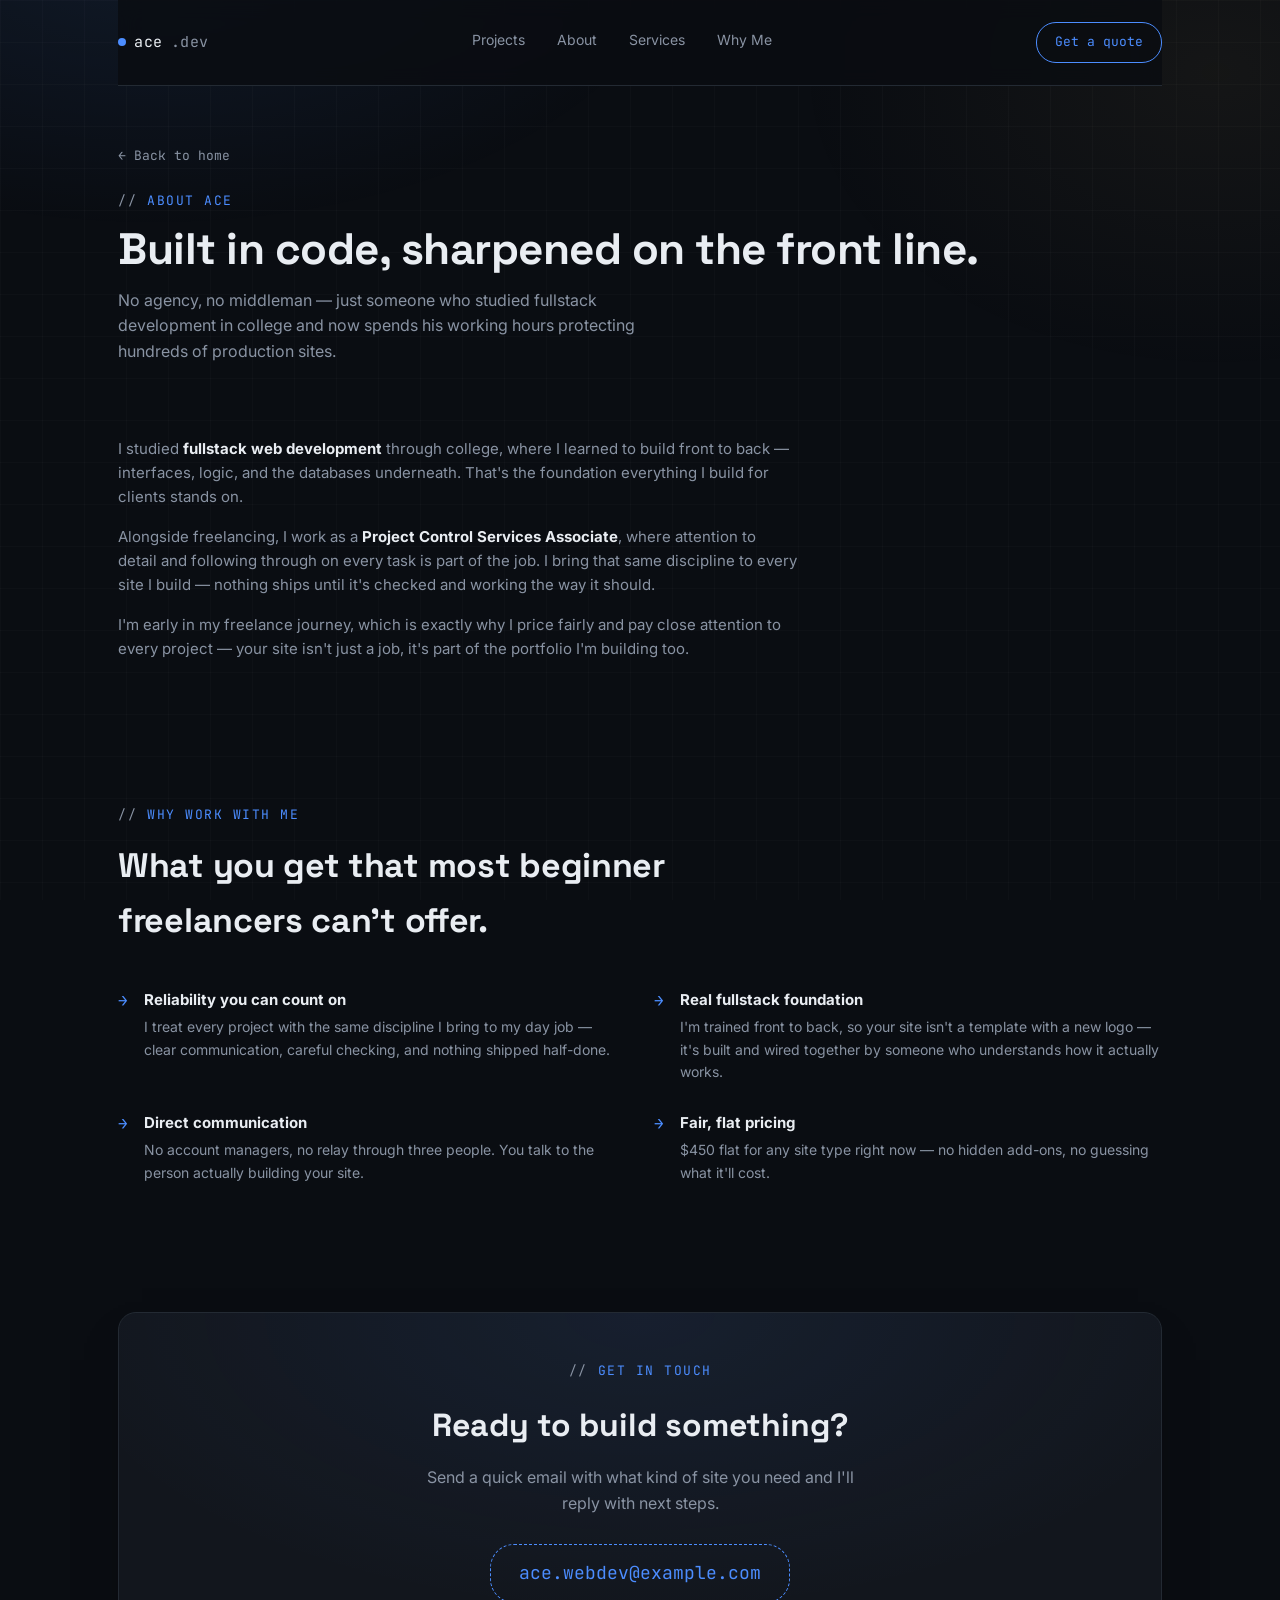
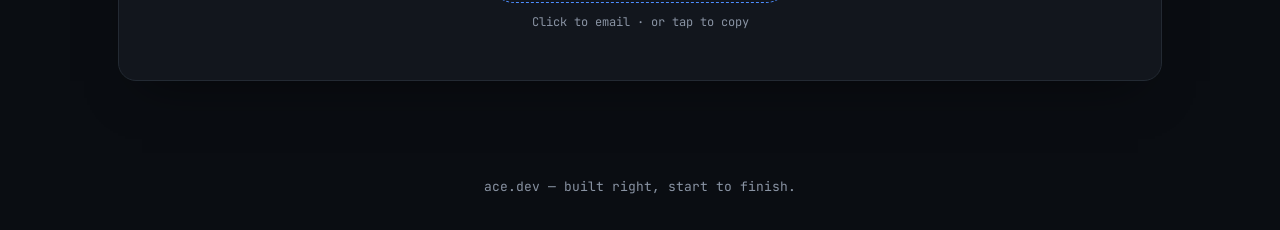
<file: about.html>
<!DOCTYPE html>
<html lang="en">
<head>
<meta charset="UTF-8">
<meta name="viewport" content="width=device-width, initial-scale=1.0">
<title>About — Ace</title>
<link rel="preconnect" href="https://fonts.googleapis.com">
<link href="https://fonts.googleapis.com/css2?family=Space+Grotesk:wght@400;500;700&family=JetBrains+Mono:wght@400;500&family=Inter:wght@400;500;600&display=swap" rel="stylesheet">
<link rel="stylesheet" href="style.css">
</head>
<body>

<div class="wrap">
  <nav>
    <a href="index.html" class="logo"><span class="dot"></span>ace<span style="color:var(--muted)">.dev</span></a>
    <div class="navlinks">
      <a href="projects.html">Projects</a>
      <a href="about.html">About</a>
      <a href="index.html#services">Services</a>
      <a href="index.html#why">Why Me</a>
    </div>
    <a href="index.html#contact" class="nav-cta">Get a quote</a>
  </nav>

  <div class="page-header">
    <a href="index.html" class="back-link">← Back to home</a>
    <div class="eyebrow">About Ace</div>
    <h1>Built in code, sharpened on the front line.</h1>
    <p>No agency, no middleman — just someone who studied fullstack development in college and now spends his working hours protecting hundreds of production sites.</p>
  </div>

  <section style="border-bottom:none;">
    <div class="about-grid reveal" style="grid-template-columns:1fr; max-width:680px;">
      <div class="about-text">
        <p>I studied <strong>fullstack web development</strong> through college, where I learned to build front to back — interfaces, logic, and the databases underneath. That's the foundation everything I build for clients stands on.</p>
        <p>Alongside freelancing, I work as a <strong>Project Control Services Associate</strong>, where attention to detail and following through on every task is part of the job. I bring that same discipline to every site I build — nothing ships until it's checked and working the way it should.</p>
        <p>I'm early in my freelance journey, which is exactly why I price fairly and pay close attention to every project — your site isn't just a job, it's part of the portfolio I'm building too.</p>
      </div>
    </div>
  </section>

  <section id="why" style="border-bottom:none;">
    <div class="section-head">
      <div class="eyebrow">Why work with me</div>
      <h2>What you get that most beginner freelancers can't offer.</h2>
    </div>
    <div class="why-grid reveal-stagger">
      <div class="why-item">
        <div class="mark">→</div>
        <div><h4>Reliability you can count on</h4><p>I treat every project with the same discipline I bring to my day job — clear communication, careful checking, and nothing shipped half-done.</p></div>
      </div>
      <div class="why-item">
        <div class="mark">→</div>
        <div><h4>Real fullstack foundation</h4><p>I'm trained front to back, so your site isn't a template with a new logo — it's built and wired together by someone who understands how it actually works.</p></div>
      </div>
      <div class="why-item">
        <div class="mark">→</div>
        <div><h4>Direct communication</h4><p>No account managers, no relay through three people. You talk to the person actually building your site.</p></div>
      </div>
      <div class="why-item">
        <div class="mark">→</div>
        <div><h4>Fair, flat pricing</h4><p>$450 flat for any site type right now — no hidden add-ons, no guessing what it'll cost.</p></div>
      </div>
    </div>
  </section>

  <section style="border-bottom:none;">
    <div class="contact-panel reveal">
      <div class="eyebrow" style="justify-content:center;">Get in touch</div>
      <h2>Ready to build something?</h2>
      <p>Send a quick email with what kind of site you need and I'll reply with next steps.</p>
      <a class="email-box" id="emailBox" href="mailto:ace.webdev@example.com">ace.webdev@example.com</a>
      <div class="copy-hint">Click to email · or tap to copy</div>
    </div>
  </section>
</div>

<footer>ace.dev — built right, start to finish.</footer>

<script>
  document.getElementById('emailBox').addEventListener('click', function(e){
    navigator.clipboard && navigator.clipboard.writeText('ace.webdev@example.com');
  });

  const revealEls = document.querySelectorAll('.reveal, .reveal-stagger');
  const revealObserver = new IntersectionObserver((entries) => {
    entries.forEach(entry => {
      if(entry.isIntersecting){
        entry.target.classList.add('is-visible');
        revealObserver.unobserve(entry.target);
      }
    });
  }, { threshold: 0.15, rootMargin: '0px 0px -40px 0px' });
  revealEls.forEach(el => revealObserver.observe(el));
</script>

</body>
</html>
</file>
<file: style.css>
:root{
    --bg: #0A0D12;
    --bg-panel: #12161D;
    --bg-panel-2: #161B23;
    --line: #232A33;
    --text: #E9EDF2;
    --muted: #8993A3;
    --teal: #4C8DFF;
    --amber: #C9A45C;
    --danger: #E5685F;
    --font-display: 'Space Grotesk', sans-serif;
    --font-body: 'Inter', sans-serif;
    --font-mono: 'JetBrains Mono', monospace;
  }
  *{box-sizing:border-box; margin:0; padding:0;}
  html{scroll-behavior:smooth;}
  body{
    background:var(--bg);
    color:var(--text);
    font-family:var(--font-body);
    line-height:1.6;
    -webkit-font-smoothing:antialiased;
    overflow-x:hidden;
  }
  body::before{
    content:"";
    position:fixed; inset:0;
    background:
      radial-gradient(900px 500px at 12% -8%, rgba(76,141,255,0.10), transparent 60%),
      radial-gradient(700px 500px at 95% 8%, rgba(201,164,92,0.06), transparent 60%),
      linear-gradient(rgba(255,255,255,0.018) 1px, transparent 1px),
      linear-gradient(90deg, rgba(255,255,255,0.018) 1px, transparent 1px);
    background-size: auto, auto, 42px 42px, 42px 42px;
    pointer-events:none;
    z-index:0;
  }
  a{color:inherit; text-decoration:none;}
  .wrap{max-width:1100px; margin:0 auto; padding:0 28px; position:relative; z-index:1;}

  /* SCROLL REVEAL */
  .reveal{
    opacity:0; transform:translateY(18px);
    transition:opacity .6s cubic-bezier(.21,.6,.27,1), transform .6s cubic-bezier(.21,.6,.27,1);
  }
  .reveal.is-visible{opacity:1; transform:translateY(0);}
  .reveal-stagger > *{
    opacity:0; transform:translateY(16px);
    transition:opacity .55s cubic-bezier(.21,.6,.27,1), transform .55s cubic-bezier(.21,.6,.27,1);
  }
  .reveal-stagger.is-visible > *{opacity:1; transform:translateY(0);}
  .reveal-stagger.is-visible > *:nth-child(1){transition-delay:.03s;}
  .reveal-stagger.is-visible > *:nth-child(2){transition-delay:.09s;}
  .reveal-stagger.is-visible > *:nth-child(3){transition-delay:.15s;}
  .reveal-stagger.is-visible > *:nth-child(4){transition-delay:.21s;}
  .reveal-stagger.is-visible > *:nth-child(5){transition-delay:.27s;}

  /* NAV */
  nav{
    display:flex; align-items:center; justify-content:space-between;
    padding:22px 0; border-bottom:1px solid var(--line);
    position:sticky; top:0; background:rgba(10,13,18,0.82); backdrop-filter:blur(10px);
    z-index:50;
  }
  .logo{
    font-family:var(--font-mono); font-size:15px; letter-spacing:0.5px; color:var(--text);
    display:flex; align-items:center; gap:8px;
  }
  .logo .dot{
    width:8px; height:8px; border-radius:50%; background:var(--teal);
    box-shadow:0 0 0 0 rgba(76,141,255,0.5); display:inline-block;
    animation:pulseDot 2.4s ease-out infinite;
  }
  @keyframes pulseDot{
    0%{box-shadow:0 0 0 0 rgba(76,141,255,0.45);}
    70%{box-shadow:0 0 0 7px rgba(76,141,255,0);}
    100%{box-shadow:0 0 0 0 rgba(76,141,255,0);}
  }
  .navlinks{display:flex; gap:32px; font-size:14px; color:var(--muted);}
  .navlinks a{position:relative; padding-bottom:4px; transition:color .2s;}
  .navlinks a::after{
    content:""; position:absolute; left:0; bottom:0; width:0; height:1.5px;
    background:var(--teal); transition:width .25s ease;
  }
  .navlinks a:hover{color:var(--text);}
  .navlinks a:hover::after{width:100%;}
  .nav-cta{
    font-family:var(--font-mono); font-size:13px; padding:9px 18px;
    border:1px solid var(--teal); border-radius:20px; color:var(--teal);
    transition:all .25s cubic-bezier(.21,.6,.27,1);
  }
  .nav-cta:hover{background:var(--teal); color:#0A0D12; box-shadow:0 4px 18px rgba(76,141,255,0.35); transform:translateY(-1px);}

  @media(max-width:680px){ .navlinks{display:none;} }

  /* HERO */
  .hero{
    padding:72px 0 60px; display:grid; grid-template-columns:1.05fr 0.95fr;
    gap:48px; align-items:center;
  }
  @media(max-width:900px){ .hero{grid-template-columns:1fr; padding:40px 0 32px;} }
  .hero-inner{max-width:560px;}

  .hero-preview{position:relative;}
  .browser-frame-live{
    background:var(--bg-panel); border:1px solid var(--line); border-radius:14px;
    overflow:hidden; box-shadow:0 30px 60px -20px rgba(0,0,0,0.55);
    transform:perspective(1200px) rotateY(-3deg) rotateX(1deg);
    transition:transform .4s cubic-bezier(.21,.6,.27,1);
    animation:floatIn .8s cubic-bezier(.21,.6,.27,1) .15s both;
  }
  .browser-frame-live:hover{transform:perspective(1200px) rotateY(0deg) rotateX(0deg) scale(1.01);}
  @keyframes floatIn{ from{opacity:0; transform:perspective(1200px) rotateY(-3deg) rotateX(1deg) translateY(20px);} to{opacity:1;} }
  .browser-bar-live{
    display:flex; align-items:center; gap:8px; padding:10px 14px;
    background:var(--bg-panel-2); border-bottom:1px solid var(--line);
  }
  .browser-bar-live .tdot{width:9px; height:9px; border-radius:50%;}
  .browser-bar-live .tdot:nth-child(1){background:#E5685F;}
  .browser-bar-live .tdot:nth-child(2){background:#C9A45C;}
  .browser-bar-live .tdot:nth-child(3){background:#4C8DFF;}
  .browser-url-live{
    flex:1; margin-left:6px; background:var(--bg); border:1px solid var(--line); border-radius:20px;
    padding:4px 12px; font-family:var(--font-mono); font-size:11px; color:var(--muted);
    overflow:hidden; white-space:nowrap; text-overflow:ellipsis;
  }
  .browser-frame-live img{width:100%; display:block; aspect-ratio:900/650; object-fit:cover; object-position:top;}
  .live-badge{
    position:absolute; bottom:-16px; left:24px;
    background:var(--bg-panel); border:1px solid var(--line); border-radius:20px;
    padding:8px 16px; font-family:var(--font-mono); font-size:11.5px; color:var(--text);
    display:inline-flex; align-items:center; gap:8px;
    box-shadow:0 12px 28px -10px rgba(0,0,0,0.5);
    animation:floatIn .8s cubic-bezier(.21,.6,.27,1) .35s both;
  }
  .live-dot{width:7px; height:7px; border-radius:50%; background:#3DDC84; box-shadow:0 0 0 0 rgba(61,220,132,0.5); animation:pulseDot 2.4s ease-out infinite;}

  .eyebrow{
    font-family:var(--font-mono); font-size:13px; color:var(--teal);
    text-transform:uppercase; letter-spacing:1.5px; margin-bottom:18px;
    display:flex; align-items:center; gap:10px;
  }
  .eyebrow::before{content:"//"; color:var(--muted);}

  h1{
    font-family:var(--font-display); font-weight:700;
    font-size:clamp(34px, 5vw, 54px); line-height:1.1; letter-spacing:-0.5px;
    margin-bottom:22px;
    animation:fadeUp .7s cubic-bezier(.21,.6,.27,1) both;
  }
  h1 .accent{
    background:linear-gradient(90deg, var(--teal), #8BB4FF);
    -webkit-background-clip:text; background-clip:text; color:transparent;
  }
  @keyframes fadeUp{ from{opacity:0; transform:translateY(14px);} to{opacity:1; transform:translateY(0);} }

  .hero p.lead{
    font-size:17px; color:var(--muted); max-width:480px; margin-bottom:32px;
    animation:fadeUp .7s cubic-bezier(.21,.6,.27,1) .1s both;
  }

  .hero-ctas{display:flex; gap:14px; flex-wrap:wrap; animation:fadeUp .7s cubic-bezier(.21,.6,.27,1) .2s both;}
  .btn-primary{
    font-family:var(--font-mono); font-size:14px; font-weight:500;
    background:var(--teal); color:#0A0D12; padding:14px 26px; border-radius:24px;
    transition:transform .2s cubic-bezier(.21,.6,.27,1), box-shadow .2s; display:inline-block;
  }
  .btn-primary:hover{transform:translateY(-2px) scale(1.015); box-shadow:0 10px 28px rgba(76,141,255,0.3);}
  .btn-secondary{
    font-family:var(--font-mono); font-size:14px;
    border:1px solid var(--line); color:var(--text); padding:14px 26px; border-radius:24px;
    transition:border-color .2s, transform .2s;
  }
  .btn-secondary:hover{border-color:var(--muted); transform:translateY(-2px);}

  /* PROJECT CARDS - signature element: browser-frame mockups */
  .projects-grid{display:grid; grid-template-columns:repeat(2,1fr); gap:24px;}
  @media(max-width:780px){.projects-grid{grid-template-columns:1fr;}}

  .project-card{
    background:var(--bg-panel); border:1px solid var(--line); border-radius:14px;
    overflow:hidden; transition:transform .3s cubic-bezier(.21,.6,.27,1), box-shadow .3s, border-color .3s;
    box-shadow:0 1px 0 rgba(255,255,255,0.02) inset;
  }
  .project-card:hover{
    transform:translateY(-6px);
    border-color:rgba(76,141,255,0.4);
    box-shadow:0 20px 40px -16px rgba(0,0,0,0.5), 0 0 0 1px rgba(76,141,255,0.08);
  }

  .browser-frame{
    background:var(--bg-panel-2); border-bottom:1px solid var(--line);
  }
  .browser-bar{
    display:flex; align-items:center; gap:8px; padding:10px 14px;
  }
  .browser-bar .tdot{width:9px; height:9px; border-radius:50%;}
  .browser-bar .tdot:nth-child(1){background:#FF6B6B;}
  .browser-bar .tdot:nth-child(2){background:#F5A623;}
  .browser-bar .tdot:nth-child(3){background:#5EEAD4;}
  .browser-url{
    flex:1; margin-left:6px; background:var(--bg); border:1px solid var(--line); border-radius:12px;
    padding:4px 10px; font-family:var(--font-mono); font-size:11px; color:var(--muted);
    overflow:hidden; white-space:nowrap; text-overflow:ellipsis;
  }
  .project-thumb{
    height:180px; display:flex; align-items:center; justify-content:center;
    background:
      repeating-linear-gradient(135deg, rgba(94,234,212,0.04) 0px, rgba(94,234,212,0.04) 2px, transparent 2px, transparent 14px);
    position:relative;
  }
  .project-thumb .placeholder-label{
    font-family:var(--font-mono); font-size:12px; color:var(--muted);
    border:1px dashed var(--line); padding:8px 16px; border-radius:12px;
  }
  .project-body{padding:20px 22px;}
  .project-body .ptag{
    font-family:var(--font-mono); font-size:11px; color:var(--teal);
    text-transform:uppercase; letter-spacing:0.5px; margin-bottom:8px; display:block;
  }
  .project-body h3{font-family:var(--font-display); font-size:18px; margin-bottom:8px;}
  .project-body p{color:var(--muted); font-size:14px; margin-bottom:14px;}
  .project-links{display:flex; gap:14px; font-family:var(--font-mono); font-size:12px;}
  .project-links a{color:var(--teal); border-bottom:1px solid transparent;}
  .project-links a:hover{border-bottom-color:var(--teal);}

  .add-project-note{
    margin-top:24px; text-align:center; font-family:var(--font-mono); font-size:13px;
    color:var(--muted); border:1px dashed var(--line); border-radius:12px; padding:18px;
  }

  /* PROJECT MOCKUP THUMBNAILS (sample screenshots) */
  .project-thumb{
    height:180px; padding:0; cursor:pointer; overflow:hidden;
    background:linear-gradient(180deg, var(--bg-panel-2), var(--bg-panel));
  }
  .project-thumb svg{width:100%; height:100%; display:block;}
  .confidential-badge{
    display:inline-flex; align-items:center; gap:5px;
    font-family:var(--font-mono); font-size:10.5px; color:var(--muted);
    border:1px solid var(--line); border-radius:20px; padding:3px 10px 3px 8px;
    margin-bottom:10px;
  }
  .confidential-badge .lock{color:var(--amber);}

  /* LIGHTBOX MODAL */
  .lightbox-overlay{
    position:fixed; inset:0; background:rgba(6,8,11,0.86);
    display:none; align-items:center; justify-content:center; z-index:100;
    padding:32px; backdrop-filter:blur(4px);
    opacity:0; transition:opacity .25s ease;
  }
  .lightbox-overlay.open{display:flex; opacity:1;}
  .lightbox-box{
    background:var(--bg-panel); border:1px solid var(--line); border-radius:16px;
    max-width:680px; width:100%; overflow:hidden; box-shadow:0 30px 80px rgba(0,0,0,0.5);
    transform:scale(.94) translateY(10px); transition:transform .3s cubic-bezier(.21,.6,.27,1);
  }
  .lightbox-overlay.open .lightbox-box{transform:scale(1) translateY(0);}
  .lightbox-frame{background:var(--bg-panel-2); border-bottom:1px solid var(--line);}
  .lightbox-img{
    background:linear-gradient(180deg, var(--bg-panel-2), var(--bg-panel));
    aspect-ratio:4/2.4;
  }
  .lightbox-img svg{width:100%; height:100%; display:block;}
  .lightbox-info{padding:22px 26px;}
  .lightbox-info h3{font-family:var(--font-display); font-size:19px; margin-bottom:8px;}
  .lightbox-info p{color:var(--muted); font-size:14px; margin-bottom:12px;}
  .lightbox-close{
    position:absolute; top:18px; right:18px; font-family:var(--font-mono); font-size:13px;
    color:var(--muted); border:1px solid var(--line); border-radius:50%;
    width:32px; height:32px; display:flex; align-items:center; justify-content:center;
    cursor:pointer; background:var(--bg-panel);
  }
  .lightbox-close:hover{color:var(--teal); border-color:var(--teal);}
  .lightbox-wrap{position:relative;}

  /* PROJECTS TEASER (homepage) */
  .teaser-panel{
    background:linear-gradient(145deg, var(--bg-panel-2), var(--bg-panel));
    border:1px solid var(--line); border-radius:18px;
    padding:40px 44px; display:flex; align-items:center; justify-content:space-between; gap:32px;
    margin:48px 0; box-shadow:0 24px 48px -24px rgba(0,0,0,0.45);
    transition:border-color .3s;
  }
  .teaser-panel:hover{border-color:rgba(76,141,255,0.3);}
  @media(max-width:680px){.teaser-panel{flex-direction:column; align-items:flex-start; text-align:left;}}
  .teaser-text h2{font-family:var(--font-display); font-size:24px; margin-bottom:8px;}
  .teaser-text p{color:var(--muted); font-size:14px; max-width:380px;}

  /* PROJECTS PAGE */
  .page-header{padding:56px 0 8px;}
  .page-header .eyebrow{margin-bottom:14px;}
  .page-header h1{font-family:var(--font-display); font-size:clamp(30px,4.5vw,44px); font-weight:700; letter-spacing:-0.5px; margin-bottom:14px;}
  .page-header p{color:var(--muted); font-size:16px; max-width:520px;}
  .back-link{
    display:inline-flex; align-items:center; gap:6px; font-family:var(--font-mono);
    font-size:13px; color:var(--muted); margin-bottom:24px;
  }
  .back-link:hover{color:var(--teal);}
  .filter-row{display:flex; gap:10px; margin:32px 0; flex-wrap:wrap;}
  .filter-chip{
    font-family:var(--font-mono); font-size:12px; color:var(--muted);
    border:1px solid var(--line); border-radius:20px; padding:7px 16px; cursor:pointer;
    transition:all .25s cubic-bezier(.21,.6,.27,1); background:none;
  }
  .filter-chip:hover{border-color:var(--teal); color:var(--teal); transform:translateY(-1px);}
  .filter-chip.active{background:var(--teal); color:#0A0D12; border-color:var(--teal); box-shadow:0 6px 16px rgba(76,141,255,0.3);}

  /* SECTIONS */
  section{padding:64px 0; border-bottom:1px solid var(--line);}
  .section-head{margin-bottom:40px; max-width:600px;}
  .section-head .eyebrow{margin-bottom:14px;}
  .section-head h2{font-family:var(--font-display); font-size:clamp(26px,3.4vw,34px); font-weight:700; letter-spacing:-0.3px; margin-bottom:12px;}
  .section-head p{color:var(--muted); font-size:15px;}

  /* ABOUT */
  .about-grid{display:grid; grid-template-columns:1fr 1fr; gap:48px; align-items:start;}
  @media(max-width:780px){.about-grid{grid-template-columns:1fr;}}
  .about-text p{color:var(--muted); margin-bottom:16px; font-size:15px;}
  .about-text strong{color:var(--text);}
  .stat-grid{display:grid; grid-template-columns:1fr 1fr; gap:14px;}
  .stat-card{
    background:var(--bg-panel); border:1px solid var(--line); border-radius:14px; padding:24px 20px;
    transition:transform .3s cubic-bezier(.21,.6,.27,1), border-color .3s, box-shadow .3s;
  }
  .stat-card:hover{transform:translateY(-4px); border-color:rgba(76,141,255,0.3); box-shadow:0 16px 32px -18px rgba(0,0,0,0.5);}
  .stat-card .num{font-family:var(--font-mono); font-size:28px; color:var(--teal); font-weight:500;}
  .stat-card .cap{font-size:13px; color:var(--muted); margin-top:6px;}

  /* SERVICES */
  .services-grid{display:grid; grid-template-columns:repeat(3,1fr); gap:16px; background:transparent; border:none; border-radius:0; overflow:visible;}
  @media(max-width:780px){.services-grid{grid-template-columns:1fr;}}
  .service-card{
    background:var(--bg-panel); border:1px solid var(--line); border-radius:14px;
    padding:32px 26px; transition:transform .3s cubic-bezier(.21,.6,.27,1), box-shadow .3s, border-color .3s;
  }
  .service-card:hover{
    transform:translateY(-5px);
    border-color:rgba(76,141,255,0.35);
    box-shadow:0 18px 36px -16px rgba(0,0,0,0.5);
  }
  .service-card .icon{
    font-family:var(--font-mono); font-size:12px; color:var(--teal);
    border:1px solid var(--teal); width:34px; height:34px; border-radius:10px;
    display:flex; align-items:center; justify-content:center; margin-bottom:18px;
    background:rgba(76,141,255,0.08);
    transition:transform .3s cubic-bezier(.21,.6,.27,1);
  }
  .service-card:hover .icon{transform:scale(1.1) rotate(-4deg);}
  .service-card h3{font-family:var(--font-display); font-size:18px; margin-bottom:10px;}
  .service-card p{color:var(--muted); font-size:14px; margin-bottom:14px;}
  .service-card .price{font-family:var(--font-mono); font-size:13px; color:var(--amber);}

  /* PROCESS */
  .process-list{display:flex; flex-direction:column;}
  .process-item{
    display:grid; grid-template-columns:60px 1fr; gap:20px;
    padding:22px 0; border-top:1px solid var(--line);
  }
  .process-item:last-child{border-bottom:1px solid var(--line);}
  .process-item .pnum{font-family:var(--font-mono); color:var(--teal); font-size:14px; padding-top:2px;}
  .process-item h4{font-family:var(--font-display); font-size:17px; margin-bottom:6px;}
  .process-item p{color:var(--muted); font-size:14px; max-width:560px;}

  /* WHY */
  .why-grid{display:grid; grid-template-columns:repeat(2,1fr); gap:28px;}
  @media(max-width:780px){.why-grid{grid-template-columns:1fr;}}
  .why-item{display:flex; gap:16px;}
  .why-item .mark{font-family:var(--font-mono); color:var(--teal); flex-shrink:0;}
  .why-item h4{font-size:15px; margin-bottom:4px;}
  .why-item p{color:var(--muted); font-size:14px;}

  /* CONTACT */
  .contact-panel{
    background:radial-gradient(600px 300px at 50% 0%, rgba(76,141,255,0.08), transparent), var(--bg-panel);
    border:1px solid var(--line); border-radius:18px;
    padding:48px; text-align:center;
    box-shadow:0 24px 48px -24px rgba(0,0,0,0.5);
  }
  .contact-panel h2{font-family:var(--font-display); font-size:clamp(24px,3.5vw,32px); margin-bottom:14px;}
  .contact-panel p{color:var(--muted); margin-bottom:28px; max-width:440px; margin-left:auto; margin-right:auto;}
  .email-box{
    font-family:var(--font-mono); font-size:18px; color:var(--teal);
    border:1px dashed var(--teal); display:inline-block; padding:14px 28px;
    border-radius:24px; margin-bottom:10px; transition:all .25s cubic-bezier(.21,.6,.27,1);
  }
  .email-box:hover{background:rgba(76,141,255,0.08); transform:translateY(-2px); box-shadow:0 10px 24px rgba(76,141,255,0.2);}
  .copy-hint{font-size:12px; color:var(--muted); font-family:var(--font-mono);}

  footer{padding:32px 0; text-align:center; color:var(--muted); font-size:13px; font-family:var(--font-mono);}

/* PROCESS ITEM HOVER */
.process-item{transition:padding-left .25s ease;}
.process-item:hover{padding-left:6px;}
.process-item:hover .pnum{color:#8BB4FF;}
</file>
